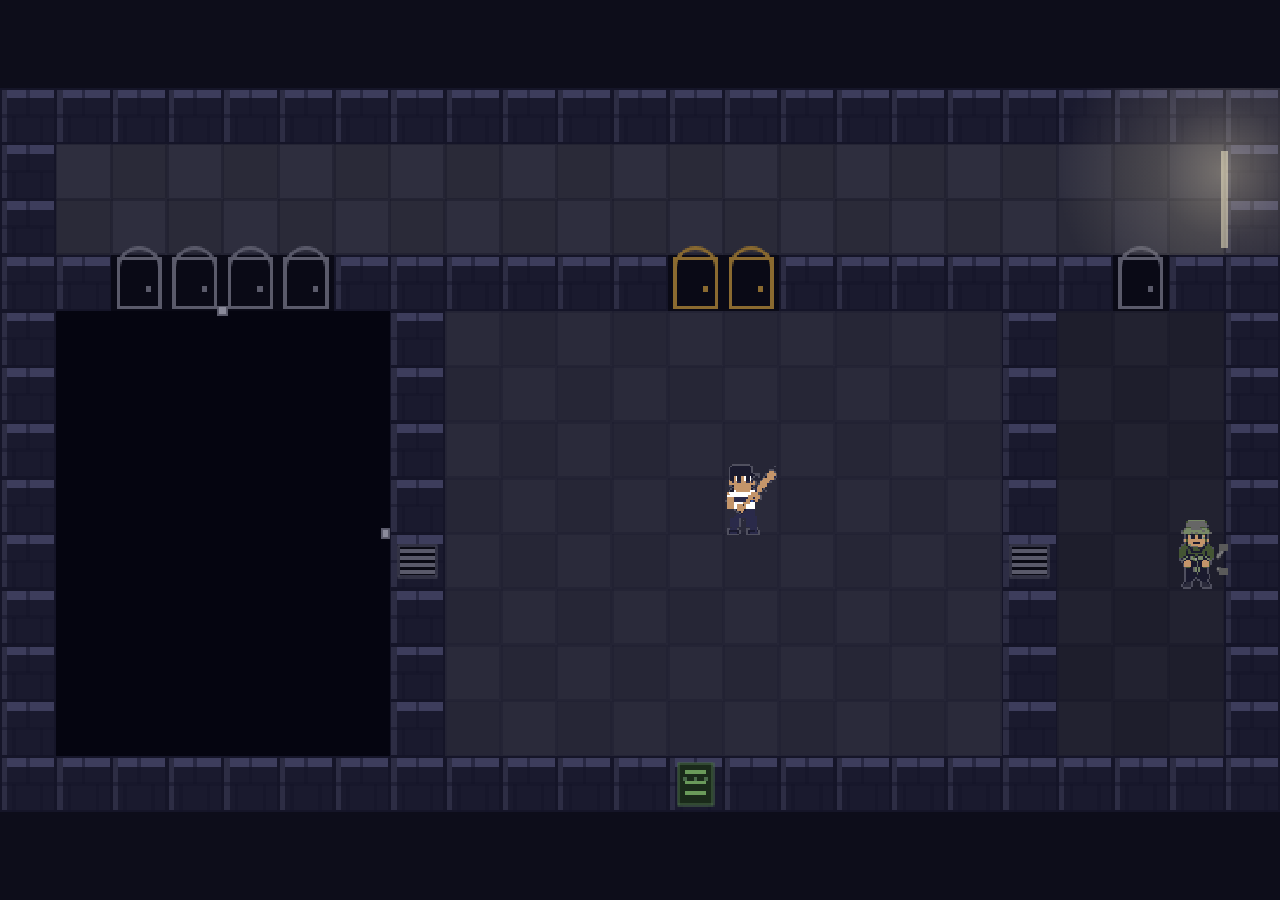
<file: index.html>
<!DOCTYPE html>
<html lang="en">
<head>
  <meta charset="UTF-8">
  <meta name="viewport" content="width=device-width, initial-scale=1.0">
  <title>The Puzzlemaster's Dungeon</title>
  <link rel="icon" href="data:image/svg+xml,<svg xmlns='http://www.w3.org/2000/svg' viewBox='0 0 100 100'><text y='.9em' font-size='90'>🔒</text></svg>">
  <link rel="stylesheet" href="https://fonts.googleapis.com/css2?family=Press+Start+2P&display=swap">
  <style>
    * { margin: 0; padding: 0; }
    html, body { height: 100%; background: #0d0d1a; display: flex; align-items: center; justify-content: center; overflow: hidden; }
    canvas { image-rendering: pixelated; image-rendering: crisp-edges; }
  </style>
</head>
<body>
  <canvas id="game"></canvas>
  <script src="bootcamp.js"></script>
  <script src="game.js"></script>
</body>
</html>
</file>
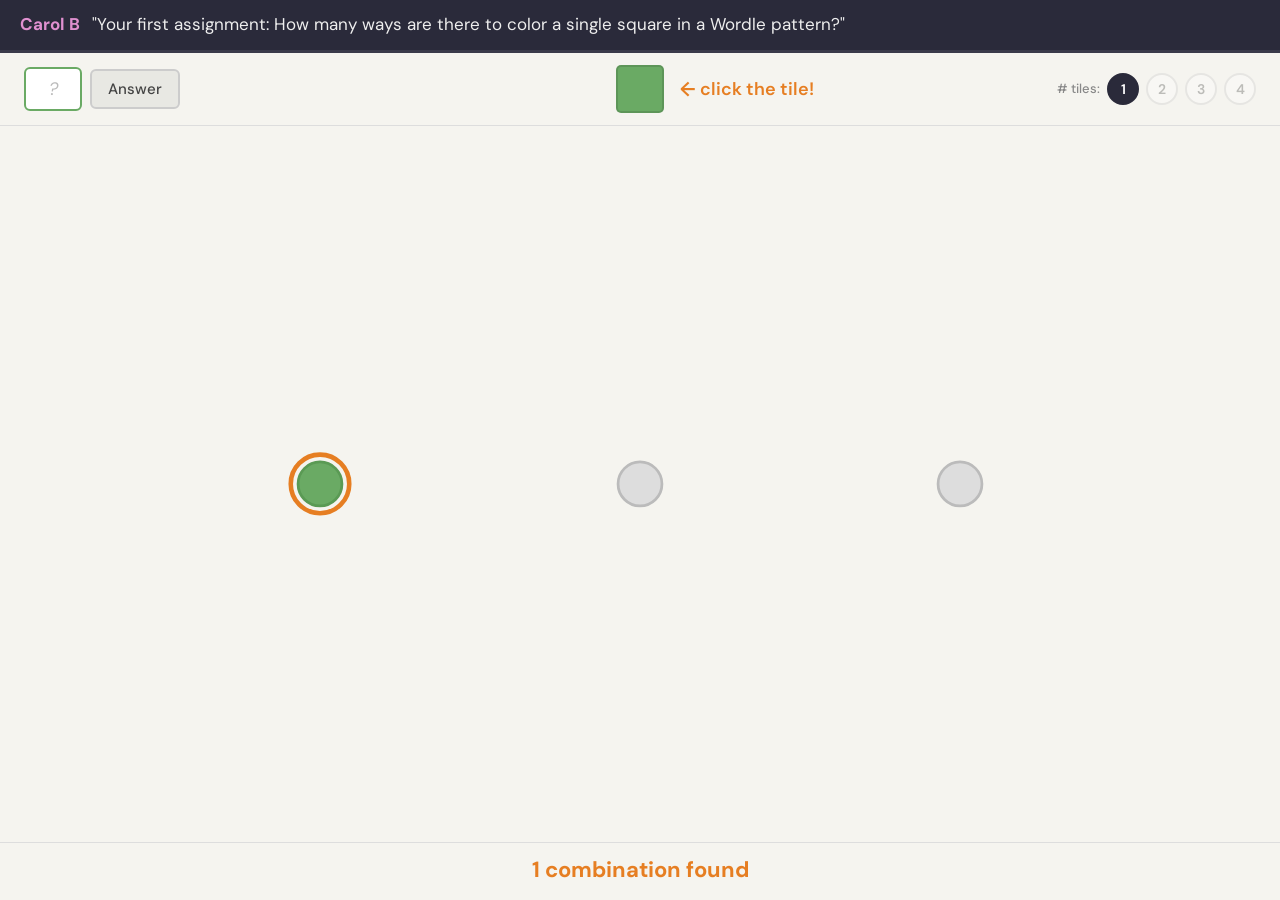
<file: bootcamp.html>
<!DOCTYPE html>
<html lang="en">
<head>
<meta charset="UTF-8">
<meta name="viewport" content="width=device-width, initial-scale=1.0">
<title>Wordle Bootcamp — Tree Prototype</title>
<style>
  @import url('https://fonts.googleapis.com/css2?family=DM+Sans:wght@400;500;700&display=swap');

  * { margin: 0; padding: 0; box-sizing: border-box; }

  body {
    font-family: 'DM Sans', system-ui, sans-serif;
    background: #f5f4ef;
    color: #1a1a2a;
    height: 100vh;
    overflow: hidden;
  }

  .bootcamp {
    display: flex;
    flex-direction: column;
    height: 100vh;
  }

  /* --- Dialogue bar --- */
  .dialogue-bar {
    background: #2a2a3a;
    color: #eee;
    padding: 12px 20px;
    font-size: 17px;
    line-height: 1.5;
    display: flex;
    align-items: center;
    gap: 12px;
    flex-shrink: 0;
    border-bottom: 3px solid #3a3a4a;
  }
  .dialogue-bar .speaker {
    font-weight: 700;
    color: #e090d0;
    white-space: nowrap;
  }

  /* --- Controls row: answer | tiles | nav --- */
  .controls-row {
    display: flex;
    align-items: center;
    justify-content: space-between;
    padding: 14px 24px;
    flex-shrink: 0;
    border-bottom: 1px solid #ddd;
    background: #f5f4ef;
    position: relative;
  }

  .answer-group {
    display: flex;
    align-items: center;
    gap: 8px;
    flex-shrink: 0;
  }
  .answer-group input {
    width: 58px;
    padding: 8px 10px;
    font-size: 18px;
    text-align: center;
    border: 2px solid #ccc;
    border-radius: 6px;
    outline: none;
    font-family: 'DM Sans', system-ui, sans-serif;
    color: #1a1a2a;
  }
  .answer-group input::placeholder {
    color: #bbb;
    font-style: italic;
  }
  .answer-group input:focus { border-color: #6aaa64; }
  .answer-group button {
    padding: 8px 16px;
    font-size: 15px;
    cursor: pointer;
    background: #e8e8e3;
    color: #444;
    border: 2px solid #ccc;
    border-radius: 6px;
    font-family: 'DM Sans', system-ui, sans-serif;
    font-weight: 500;
    transition: background 0.15s;
  }
  .answer-group button:hover { background: #ddd; }
  .answer-group .feedback {
    font-size: 14px;
    min-width: 60px;
  }

  .tiles-row {
    display: flex;
    justify-content: center;
    align-items: center;
    gap: 8px;
    position: absolute;
    left: 50%;
    transform: translateX(-50%);
  }
  .wordle-tile {
    width: 48px;
    height: 48px;
    border-radius: 5px;
    border: 2px solid rgba(0,0,0,0.12);
    cursor: pointer;
    transition: background 0.15s;
    user-select: none;
  }
  .wordle-tile:hover { opacity: 0.85; }
  .wordle-tile:active { transform: scale(0.95); }

  .nav-group {
    display: flex;
    align-items: center;
    gap: 7px;
    flex-shrink: 0;
  }
  .nav-group .label {
    font-size: 13px;
    font-weight: 500;
    color: #888;
    white-space: nowrap;
  }
  .nav-group button {
    width: 32px;
    height: 32px;
    font-size: 14px;
    font-weight: 600;
    border: 2px solid #ccc;
    border-radius: 50%;
    background: white;
    cursor: pointer;
    font-family: 'DM Sans', system-ui, sans-serif;
    color: #555;
    transition: all 0.15s;
  }
  .nav-group button:hover { border-color: #999; }
  .nav-group button.active {
    background: #2a2a3a;
    color: white;
    border-color: #2a2a3a;
  }
  .nav-group button.locked {
    opacity: 0.35;
    cursor: not-allowed;
  }

  /* --- Tree SVG --- */
  .tree-zone {
    flex: 1;
    display: flex;
    align-items: center;
    justify-content: center;
    padding: 12px 0;
    overflow: hidden;
  }
  .tree-zone svg {
    max-width: 100%;
    max-height: 100%;
  }

  /* --- Bottom: counter --- */
  .bottom-zone {
    flex-shrink: 0;
    display: flex;
    align-items: center;
    justify-content: center;
    padding: 12px 0 16px;
    border-top: 1px solid #ddd;
    background: #f5f4ef;
  }
  .counter {
    font-size: 22px;
    font-weight: 700;
    color: #e67e22;
  }

  /* --- Boring button --- */
  .boring-btn {
    position: absolute;
    left: 28%;
    transform: translateX(-50%);
    padding: 6px 14px; font-size: 13px; cursor: pointer;
    background: #f0e8e0; color: #886; border: 2px solid #ddc;
    border-radius: 6px; font-family: 'DM Sans', system-ui, sans-serif;
    font-weight: 500; font-style: italic; transition: background 0.15s;
    white-space: nowrap;
    z-index: 5;
  }
  .boring-btn:hover { background: #e8ddd0; }

  /* --- Click-here hint for lesson 1 --- */
  .click-hint {
    position: absolute;
    left: calc(50% + 40px);
    top: 50%;
    transform: translateY(-50%);
    display: flex;
    align-items: center;
    gap: 4px;
    font-size: 18px;
    font-weight: 600;
    color: #e67e22;
    animation: hint-pulse 1.5s ease-in-out infinite;
    pointer-events: none;
    white-space: nowrap;
  }
  .click-hint .hint-arrow {
    font-size: 20px;
  }
  @keyframes hint-pulse {
    0%, 100% { opacity: 1; }
    50% { opacity: 0.4; }
  }

  /* --- Cutscene overlay --- */
  .cutscene {
    position: fixed; top: 0; left: 0; width: 100%; height: 100%;
    background: #000; display: flex; flex-direction: column;
    z-index: 100;
  }
  .cutscene-img {
    flex: 1; display: flex; align-items: center; justify-content: center;
    overflow: hidden;
  }
  .cutscene-img img {
    max-width: 100%; max-height: 100%; object-fit: contain;
  }
  .cutscene-bar {
    background: rgba(0,0,0,0.85); padding: 18px 24px;
    min-height: 100px; display: flex; flex-direction: column;
    align-items: center; justify-content: center; gap: 6px;
  }
  .cutscene-bar .cs-speaker {
    font-family: 'DM Sans', system-ui, sans-serif;
    font-size: 18px; font-weight: 700;
  }
  .cutscene-bar .cs-text {
    font-family: 'DM Sans', system-ui, sans-serif;
    font-size: 20px; color: #eee; line-height: 1.6;
    text-align: center;
  }
  .cutscene-bar .cs-hint {
    font-family: 'DM Sans', system-ui, sans-serif;
    font-size: 13px; color: rgba(150,150,150,0.5);
    margin-top: 6px;
  }

  /* --- Power mode (x3 interface) --- */
  .power-zone {
    flex: 1; display: flex; flex-direction: column;
    align-items: center; justify-content: center;
    gap: 28px; padding: 20px;
  }
  .power-chain {
    display: flex; align-items: center; gap: 6px;
    font-family: 'DM Sans', system-ui, sans-serif;
    font-size: 15px; font-weight: 500; color: #555;
    flex-wrap: wrap; justify-content: center;
  }
  .power-chain .factor {
    background: #eae4da; color: #555; padding: 6px 10px;
    border-radius: 6px; font-size: 14px; white-space: nowrap;
  }
  .power-chain .times { color: #999; font-weight: 700; font-size: 18px; }
  .power-chain .equals { color: #888; font-weight: 700; font-size: 18px; }
  .power-chain .summary {
    font-weight: 700; color: #1a1a2a; font-size: 17px;
  }
  .power-controls {
    display: flex; flex-direction: column; align-items: center; gap: 14px;
  }
  .x3-add-btn {
    padding: 10px 22px; font-size: 16px; font-weight: 700;
    font-family: 'DM Sans', system-ui, sans-serif;
    background: #e8e8e3; color: #555; border: 2px solid #ccc;
    border-radius: 8px; cursor: pointer; transition: background 0.15s;
  }
  .x3-add-btn:hover { background: #ddd; }
  .power-answer {
    display: flex; align-items: center; gap: 8px;
  }
  .power-answer input {
    width: 80px; padding: 8px 10px; font-size: 18px; text-align: center;
    border: 2px solid #ccc; border-radius: 6px; outline: none;
    font-family: 'DM Sans', system-ui, sans-serif;
  }
  .power-answer input:focus { border-color: #e67e22; }
  .power-answer button {
    padding: 8px 16px; font-size: 15px; cursor: pointer;
    background: #e8e8e3; color: #444; border: 2px solid #ccc; border-radius: 6px;
    font-family: 'DM Sans', system-ui, sans-serif; font-weight: 500;
  }
  .power-answer button:hover { background: #ddd; }
  .power-answer .feedback { font-size: 14px; }

  /* --- Phase selector --- */
  .phase-select {
    display: flex; flex-direction: column;
    align-items: center; justify-content: center;
    height: 100vh; gap: 24px;
    background: #1a1a2a;
  }
  .phase-select h2 {
    font-family: 'DM Sans', system-ui, sans-serif;
    font-size: 22px; color: #e090d0; font-weight: 700;
  }
  .phase-select .phase-buttons {
    display: flex; gap: 20px;
  }
  .phase-select .phase-btn {
    padding: 16px 32px; font-size: 17px; font-weight: 600;
    font-family: 'DM Sans', system-ui, sans-serif;
    background: #2a2a3a; color: #eee; border: 2px solid #4a4a5a;
    border-radius: 10px; cursor: pointer; transition: all 0.15s;
    text-align: center; line-height: 1.5;
  }
  .phase-select .phase-btn:hover { background: #3a3a4a; border-color: #6a6a7a; }
  .phase-select .phase-btn.locked {
    opacity: 0.35; cursor: not-allowed;
  }
  .phase-select .phase-desc {
    font-size: 13px; color: #888; margin-top: 4px;
  }

  /* --- Mobile --- */
  @media (max-width: 600px) {
    .dialogue-bar { font-size: 14px; padding: 10px 14px; }
    .controls-row { padding: 10px 12px; }
    .wordle-tile { width: 36px; height: 36px; }
    .answer-group input { width: 46px; font-size: 15px; padding: 6px 6px; }
    .answer-group button { font-size: 13px; padding: 6px 10px; }
    .nav-group .label { font-size: 11px; }
    .nav-group button { width: 28px; height: 28px; font-size: 12px; }
  }
</style>
</head>
<body>

<div class="bootcamp" id="app"></div>

<script>
const COLORS = ['green', 'yellow', 'gray'];
const HEX = { green: '#6aaa64', yellow: '#c9b458', gray: '#787c7e', empty: '#ddd' };
const STROKE = { green: '#5a9a54', yellow: '#b9a448', gray: '#686c6e', empty: '#bbb' };

const PROMPTS = {
  1: '"Your first assignment: How many ways are there to color a single square in a Wordle pattern?"',
  2: '"OK, great. You got the warm-up. Big whoop. Now, how many different ways are there to color TWO Wordle squares, Mr. Smarty Pants?"',
  3: '"Now we\'re cooking. How many ways to color THREE squares? Think about it."',
  4: '"Four squares now. You seeing the pattern yet?"',
};

const MAX_N = 4;
let highestUnlocked = 1;
let currentN = 1;
let curColors = [];
let visited = new Set();
let totalVisited = 0;
let nodes = [];
let svgEl = null;
let counterEl = null;
let feedbackEl = null;

function startLesson(N) {
  currentN = N;
  curColors = Array(N).fill('green');
  visited = new Set();
  totalVisited = 0;
  nodes = [];

  const app = document.getElementById('app');

  app.innerHTML = `
    <div class="dialogue-bar">
      <span class="speaker">Carol B</span>
      <span id="dialogueText">${PROMPTS[N]}</span>
    </div>
    <div class="controls-row">
      <div class="answer-group">
        <input type="text" id="ansInput" placeholder="?">
        <button onclick="submitAnswer()">Answer</button>
        <span class="feedback" id="feedback"></span>
      </div>
      ${N >= 4 ? '<button class="boring-btn" onclick="boringEscape()">Uh... Carol? It\'s getting boring to count...</button>' : ''}
      <div class="tiles-row" id="tilesRow"></div>
      ${N === 1 ? '<div class="click-hint"><span class="hint-arrow">\u2190</span> click the tile!</div>' : ''}
      <div class="nav-group" id="navGroup">
        <span class="label"># tiles:</span>
      </div>
    </div>
    <div class="tree-zone" id="treeZone"></div>
    <div class="bottom-zone">
      <div class="counter" id="counter">0 combinations found</div>
    </div>
  `;

  // Build nav buttons with lock state
  const navGroup = document.getElementById('navGroup');
  for (let i = 1; i <= MAX_N; i++) {
    const btn = document.createElement('button');
    btn.textContent = i;
    btn.id = 'nav' + i;
    if (i === N) btn.classList.add('active');
    if (i > highestUnlocked) btn.classList.add('locked');
    const level = i;
    btn.addEventListener('click', () => {
      if (level <= highestUnlocked) startLesson(level);
    });
    navGroup.appendChild(btn);
  }

  counterEl = document.getElementById('counter');
  feedbackEl = document.getElementById('feedback');

  const tilesRow = document.getElementById('tilesRow');
  for (let t = 0; t < N; t++) {
    const tile = document.createElement('div');
    tile.className = 'wordle-tile';
    tile.style.background = HEX.green;
    tile.dataset.color = 'green';
    tile.addEventListener('click', () => cycleTile(tile, t));
    tilesRow.appendChild(tile);
  }

  buildTree(N);

  document.getElementById('ansInput').addEventListener('keydown', e => {
    if (e.key === 'Enter') submitAnswer();
  });
  document.getElementById('ansInput').focus();
}

function cycleTile(tile, idx) {
  const cur = tile.dataset.color;
  const next = COLORS[(COLORS.indexOf(cur) + 1) % 3];
  tile.dataset.color = next;
  tile.style.background = HEX[next];
  curColors[idx] = next;
  updateTree();
}

function buildTree(N) {
  const treeZone = document.getElementById('treeZone');
  const isMobile = window.innerWidth <= 600;

  const leafCount = Math.pow(3, N);

  // Node radius — consistent within each lesson
  let nodeR;
  if (isMobile) {
    nodeR = N === 1 ? 10 : N === 2 ? 7 : N === 3 ? 5 : 2;
  } else {
    nodeR = N === 1 ? 12 : N === 2 ? 10 : N === 3 ? 8 : 3;
  }

  const ringGap = N <= 3 ? 4 : 2;
  const ringR = nodeR + ringGap;

  // SVG coordinate width — scale up for large N so dots aren't crushed
  const refWidth = isMobile ? 320 : (N <= 3 ? 700 : 1200);

  // KEY RULE: equal gaps everywhere including edges
  // leafCount items need leafCount+1 equal gaps across the full width
  // gap = refWidth / (leafCount + 1)
  // leaf i center = gap * (i + 1)
  const leafGap = refWidth / (leafCount + 1);

  const levelHeight = N === 1 ? 0 : (isMobile ? 50 : 70);
  const svgH = (N - 1) * levelHeight + ringR * 2 + 4;

  // Compute positions
  const positions = [];

  // Leaves: equally distributed with edge gaps
  const leafY = (N - 1) * levelHeight + ringR + 2;
  const leafPositions = [];
  for (let i = 0; i < leafCount; i++) {
    leafPositions.push({ x: leafGap * (i + 1), y: leafY });
  }
  positions[N - 1] = leafPositions;

  // Parents centered above their 3 children
  for (let level = N - 2; level >= 0; level--) {
    const count = Math.pow(3, level + 1);
    const y = level * levelHeight + ringR + 2;
    const childLevel = positions[level + 1];
    const parentPositions = [];
    for (let i = 0; i < count; i++) {
      const c0 = childLevel[i * 3];
      const c2 = childLevel[i * 3 + 2];
      parentPositions.push({ x: (c0.x + c2.x) / 2, y });
    }
    positions[level] = parentPositions;
  }

  // Create SVG
  const svg = document.createElementNS('http://www.w3.org/2000/svg', 'svg');
  svg.setAttribute('viewBox', `0 0 ${refWidth} ${svgH}`);
  svg.setAttribute('preserveAspectRatio', 'xMidYMid meet');
  svg.style.maxWidth = '100%';
  svg.style.maxHeight = '100%';
  svgEl = svg;

  // Lines
  for (let level = 0; level < N - 1; level++) {
    const parents = positions[level];
    const children = positions[level + 1];
    for (let i = 0; i < parents.length; i++) {
      for (let j = 0; j < 3; j++) {
        const child = children[i * 3 + j];
        const line = document.createElementNS('http://www.w3.org/2000/svg', 'line');
        line.setAttribute('x1', parents[i].x);
        line.setAttribute('y1', parents[i].y);
        line.setAttribute('x2', child.x);
        line.setAttribute('y2', child.y);
        line.setAttribute('stroke', '#ddd');
        line.setAttribute('stroke-width', '1.5');
        line.dataset.parentLevel = level;
        line.dataset.parentIdx = i;
        line.dataset.childIdx = i * 3 + j;
        svg.appendChild(line);
      }
    }
  }

  // Nodes
  nodes = [];
  for (let level = 0; level < N; level++) {
    const levelNodes = [];
    for (let i = 0; i < positions[level].length; i++) {
      const pos = positions[level][i];

      const ring = document.createElementNS('http://www.w3.org/2000/svg', 'circle');
      ring.setAttribute('cx', pos.x);
      ring.setAttribute('cy', pos.y);
      ring.setAttribute('r', ringR);
      ring.setAttribute('fill', 'none');
      ring.setAttribute('stroke', 'transparent');
      ring.setAttribute('stroke-width', '2.5');
      svg.appendChild(ring);

      const circle = document.createElementNS('http://www.w3.org/2000/svg', 'circle');
      circle.setAttribute('cx', pos.x);
      circle.setAttribute('cy', pos.y);
      circle.setAttribute('r', nodeR);
      circle.setAttribute('fill', HEX.empty);
      circle.setAttribute('stroke', STROKE.empty);
      circle.setAttribute('stroke-width', '1.5');
      svg.appendChild(circle);

      levelNodes.push({
        color: 'empty',
        el: circle,
        ringEl: ring
      });
    }
    nodes.push(levelNodes);
  }

  treeZone.appendChild(svg);
  updateTree();
}

function getPathIndices(colors) {
  const indices = [];
  for (let level = 0; level < colors.length; level++) {
    let idx = 0;
    for (let i = 0; i <= level; i++) {
      idx += COLORS.indexOf(colors[i]) * Math.pow(3, level - i);
    }
    indices.push(idx);
  }
  return indices;
}

function updateTree() {
  const key = curColors.join(',');
  const pathIndices = getPathIndices(curColors);

  if (!visited.has(key)) {
    visited.add(key);
    totalVisited++;
    for (let level = 0; level < currentN; level++) {
      const node = nodes[level][pathIndices[level]];
      const color = curColors[level];
      node.color = color;
      node.el.setAttribute('fill', HEX[color]);
      node.el.setAttribute('stroke', STROKE[color]);
    }
    counterEl.textContent = `${totalVisited} combination${totalVisited !== 1 ? 's' : ''} found`;
  }

  for (let level = 0; level < currentN; level++) {
    for (let i = 0; i < nodes[level].length; i++) {
      nodes[level][i].ringEl.setAttribute('stroke', i === pathIndices[level] ? '#e67e22' : 'transparent');
    }
  }

  if (svgEl) {
    svgEl.querySelectorAll('line').forEach(line => {
      const pLevel = parseInt(line.dataset.parentLevel);
      const pIdx = parseInt(line.dataset.parentIdx);
      const cIdx = parseInt(line.dataset.childIdx);
      const onPath = pIdx === pathIndices[pLevel] && cIdx === pathIndices[pLevel + 1];
      line.setAttribute('stroke', onPath ? '#e67e22' : '#ddd');
      line.setAttribute('stroke-width', onPath ? '2.5' : '1.5');
    });
  }
}

function submitAnswer() {
  const input = document.getElementById('ansInput');
  const total = Math.pow(3, currentN);
  if (input.value.trim() === String(total)) {
    feedbackEl.textContent = 'Correct!';
    feedbackEl.style.color = '#6aaa64';
    input.disabled = true;
    if (currentN < MAX_N) {
      highestUnlocked = Math.max(highestUnlocked, currentN + 1);
      setTimeout(() => startLesson(currentN + 1), 800);
    } else {
      // Phase I complete — show message then go to phase selector
      phase1Complete = true;
      document.getElementById('dialogueText').textContent =
        '"3 × 3 × 3 × 3 = 81. See? Every new square triples the possibilities. Now you\'re thinking like a Wordle player."';
      setTimeout(() => showPhaseSelect(), 2500);
    }
  } else {
    feedbackEl.textContent = 'Try again.';
    feedbackEl.style.color = '#c0392b';
    input.value = '';
    input.focus();
  }
}

// === BORING ESCAPE → Carol cutscene → Power mode ===

function boringEscape() {
  const carolLines = [
    { speaker: 'Carol B', color: '#e090d0', text: '"Lucky for you, there\'s a better way."' },
    { speaker: 'Carol B', color: '#e090d0', text: '"Think about the smaller problems you solved. 3 colorings for one tile. 9 colorings for two tiles. 27 colorings for three tiles. Notice anything?"' },
    { speaker: 'Harry Bonds', color: '#e0c080', text: '"Wait! Those are the powers of 3!"' },
    { speaker: 'Carol B', color: '#e090d0', text: '"Bingo. 9 = 3². 27 = 3³. And in general, the number of ways to color N tiles is 3 to the power N!"' },
    { speaker: 'Harry Bonds', color: '#e0c080', text: '"So...."' },
    { speaker: 'Carol B', color: '#e090d0', text: '"So that means you can tell me the answer for a LOT more tiles, soldier!"' },
  ];
  showCutscene(carolLines, () => startPowerMode());
}

function showCutscene(lines, onDone) {
  const app = document.getElementById('app');
  let idx = 0;

  function render() {
    const line = lines[idx];
    app.innerHTML = `
      <div class="cutscene">
        <div class="cutscene-img">
          <img src="assets/carol-b/beast_carol_v2_3_bottom_left.png">
        </div>
        <div class="cutscene-bar">
          <div class="cs-speaker" style="color:${line.color}">${line.speaker}</div>
          <div class="cs-text">${line.text}</div>
          <div class="cs-hint">[SPACE] to continue &nbsp;·&nbsp; [ESC] to exit</div>
        </div>
      </div>
    `;
    document.addEventListener('keydown', advance);
    app.querySelector('.cutscene').addEventListener('click', advance);
  }

  function advance(e) {
    if (e.type === 'keydown' && e.key === 'Escape') {
      cleanup();
      exitBootcamp();
      return;
    }
    if (e.type === 'keydown' && e.key !== ' ') return;
    cleanup();
    idx++;
    if (idx < lines.length) {
      render();
    } else {
      if (onDone) onDone();
    }
  }

  function cleanup() {
    document.removeEventListener('keydown', advance);
  }

  render();
}

function exitBootcamp() {
  // Try direct access first, then postMessage as fallback
  try {
    if (window.parent && window.parent.Bootcamp) {
      window.parent.Bootcamp.hide();
      return;
    }
  } catch(e) {}
  window.parent.postMessage({ type: 'bootcamp-exit' }, '*');
}

// Global ESC handler — always available to exit bootcamp
window.addEventListener('keydown', e => {
  if (e.key === 'Escape') {
    e.preventDefault();
    e.stopPropagation();
    exitBootcamp();
  }
}, true);

// Ensure iframe gets keyboard focus
window.addEventListener('load', () => window.focus());
document.addEventListener('click', () => window.focus());

const MAX_POWER = 8;
let powerAsking = 4;
let powerClicks = 0;  // how many factors the player has added so far

const ORDINALS = ['first', 'second', 'third', 'fourth', 'fifth', 'sixth', 'seventh', 'eighth'];

function startPowerMode() {
  powerAsking = 4;
  powerClicks = 0;
  renderPowerMode();
}

function renderPowerMode() {
  const app = document.getElementById('app');

  // Build the factor chain from clicks so far
  let chainHTML = '';
  if (powerClicks > 0) {
    const factors = [];
    for (let i = 0; i < powerClicks; i++) {
      factors.push(`<span class="factor">(3 ways for ${ORDINALS[i]} square)</span>`);
    }
    chainHTML = factors.join('<span class="times">×</span>');
    if (powerClicks === powerAsking) {
      chainHTML += `<span class="equals">=</span>`;
      chainHTML += `<span class="summary">3<sup>${powerAsking}</sup> = ${Math.pow(3, powerAsking)}</span>`;
    }
  }

  const needMoreClicks = powerClicks < powerAsking;
  const readyToAnswer = powerClicks === powerAsking;

  app.innerHTML = `
    <div class="bootcamp">
      <div class="dialogue-bar">
        <span class="speaker">Carol B</span>
        <span id="dialogueText">"Now, how many ways to color ${powerAsking} squares?"</span>
      </div>
      <div class="power-zone">
        <div class="power-chain" id="powerChain">${chainHTML}</div>
        <div class="power-controls">
          ${needMoreClicks ? '<button class="x3-add-btn" onclick="addFactor()">× 3 ways for ' + ORDINALS[powerClicks] + ' square</button>' : ''}
          ${readyToAnswer ? `
            <div class="power-answer">
              <input type="text" id="powerInput" placeholder="?">
              <button onclick="submitPower()">Answer</button>
              <span class="feedback" id="powerFeedback"></span>
            </div>
          ` : ''}
        </div>
      </div>
      <div class="bottom-zone">
        <div class="counter">${powerClicks === 0 ? 'Build the multiplication chain!' : powerClicks + ' of ' + powerAsking + ' factors'}</div>
      </div>
    </div>
  `;

  if (readyToAnswer) {
    document.getElementById('powerInput').addEventListener('keydown', e => {
      if (e.key === 'Enter') submitPower();
    });
    setTimeout(() => {
      const inp = document.getElementById('powerInput');
      if (inp) inp.focus();
    }, 50);
  }
}

function addFactor() {
  powerClicks++;
  renderPowerMode();
}

function submitPower() {
  const input = document.getElementById('powerInput');
  const fb = document.getElementById('powerFeedback');
  const expected = Math.pow(3, powerAsking);
  if (input.value.trim() === String(expected)) {
    fb.textContent = 'Correct!';
    fb.style.color = '#6aaa64';
    input.disabled = true;
    if (powerAsking < MAX_POWER) {
      setTimeout(() => {
        powerAsking++;
        powerClicks = 0;
        renderPowerMode();
      }, 600);
    } else {
      // Done — final message about 5 tiles
      setTimeout(() => {
        const carolEnd = [
          { speaker: 'Carol B', color: '#e090d0', text: '"Great. But we really care about 5 tiles. That\'s a full Wordle row."' },
          { speaker: 'Carol B', color: '#e090d0', text: '"You got it. 243 patterns. That\'s what we\'re dealing with."' },
          { speaker: 'Carol B', color: '#e090d0', text: '"Now you know the size of the battlefield. Next time, we figure out how to fight."' },
        ];
        showCutscene(carolEnd, () => {
          if (window.parent && window.parent.Bootcamp) {
            window.parent.Bootcamp.hide();
          }
        });
      }, 800);
    }
  } else {
    fb.textContent = 'Try again.';
    fb.style.color = '#c0392b';
    input.value = '';
    input.focus();
  }
}

let phase1Complete = false;

function showPhaseSelect() {
  const app = document.getElementById('app');
  app.innerHTML = `
    <div class="phase-select">
      <h2>Carol B's Wordle Bootcamp</h2>
      <div class="phase-buttons">
        <button class="phase-btn" onclick="startLesson(1)">
          Phase I<br>
          <span class="phase-desc">Counting Combinations</span>
        </button>
        <button class="phase-btn ${phase1Complete ? '' : 'locked'}" id="phase2Btn"
          onclick="${phase1Complete ? 'boringEscape()' : ''}">
          Phase II<br>
          <span class="phase-desc">Powers of 3</span>
        </button>
      </div>
    </div>
  `;
}

// Check URL param for phase selection (set by bootcamp.js on re-entry)
const params = new URLSearchParams(window.location.search);
if (params.get('phases') === '1') {
  phase1Complete = true;
  showPhaseSelect();
} else {
  startLesson(1);
}
</script>
</body>
</html>
</file>
